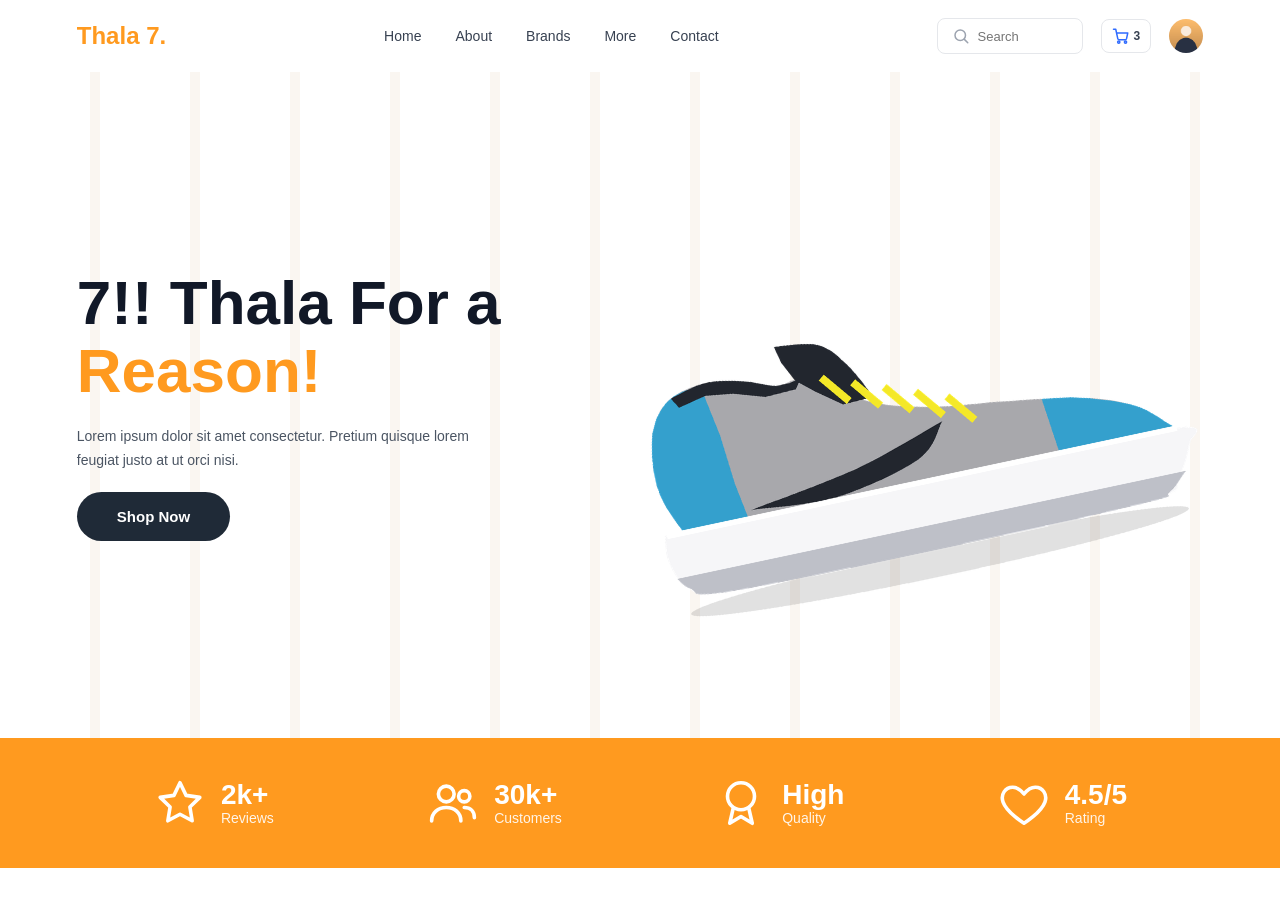
<file: index.html>
<!DOCTYPE html>
<html lang="en">
<head>
    <meta charset="UTF-8">
    <meta name="viewport" content="width=device-width, initial-scale=1.0">
    <title>Thala 7 - Sneaker Store</title>
    <link rel="stylesheet" href="style.css">
</head>
<body>

    <!-- Header -->
    <div class="header">
        <a href="index.html" class="logo">Thala 7.</a>

        <ul class="menu">
            <li><a href="index.html">Home</a></li>
            <li><a href="#">About</a></li>
            <li><a href="product.html">Brands</a></li>
            <li><a href="#">More</a></li>
            <li><a href="#">Contact</a></li>
        </ul>

        <div class="header-right">
            <div class="search-box">
                <svg class="icon" viewBox="0 0 24 24" fill="none" stroke="currentColor" stroke-width="2" stroke-linecap="round" stroke-linejoin="round"><circle cx="11" cy="11" r="7"/><line x1="21" y1="21" x2="16.5" y2="16.5"/></svg>
                <input type="text" placeholder="Search">
            </div>
            <a href="cart.html" class="cart-icon">
                <svg class="icon" viewBox="0 0 24 24" fill="none" stroke="currentColor" stroke-width="2" stroke-linecap="round" stroke-linejoin="round"><circle cx="9" cy="20" r="1.5"/><circle cx="18" cy="20" r="1.5"/><path d="M2 3h3l2.7 12.4a2 2 0 0 0 2 1.6h7.7a2 2 0 0 0 2-1.5L21 8H6"/></svg>
                <span class="cart-count">3</span>
            </a>
            <img class="avatar" src="images/avatar.png" alt="Profile picture">
        </div>
    </div>

    <!-- Hero Section -->
    <div class="hero">
        <div class="hero-left">
            <h1>7!! Thala For a <span class="orange">Reason!</span></h1>
            <p>Lorem ipsum dolor sit amet consectetur. Pretium quisque lorem feugiat justo at ut orci nisi.</p>
            <a href="product.html" class="dark-btn">Shop Now</a>
        </div>
        <div class="hero-right">
            <img src="images/shoe-1.png" alt="Grey and blue running sneaker">
        </div>
    </div>

    <!-- Service Overview Section (outside the main div, full width) -->
    <div class="services">
            <div class="service">
                <svg class="service-icon" viewBox="0 0 24 24" fill="none" stroke="currentColor" stroke-width="1.6" stroke-linecap="round" stroke-linejoin="round"><path d="M12 3l2.7 5.6 6.1.9-4.4 4.3 1 6.1L12 17l-5.4 2.9 1-6.1L3.2 9.5l6.1-.9z"/></svg>
                <div class="service-text"><strong>2k+</strong><span>Reviews</span></div>
            </div>
            <div class="service">
                <svg class="service-icon" viewBox="0 0 24 24" fill="none" stroke="currentColor" stroke-width="1.6" stroke-linecap="round" stroke-linejoin="round"><circle cx="9" cy="8" r="3.5"/><path d="M2.5 20c0-3.6 2.9-6 6.5-6s6.5 2.4 6.5 6"/><circle cx="17" cy="9" r="2.5"/><path d="M17 14c2.8 0 4.5 1.8 4.5 4.5"/></svg>
                <div class="service-text"><strong>30k+</strong><span>Customers</span></div>
            </div>
            <div class="service">
                <svg class="service-icon" viewBox="0 0 24 24" fill="none" stroke="currentColor" stroke-width="1.6" stroke-linecap="round" stroke-linejoin="round"><circle cx="12" cy="9" r="6"/><path d="M8.5 14.5L7 21l5-3 5 3-1.5-6.5"/></svg>
                <div class="service-text"><strong>High</strong><span>Quality</span></div>
            </div>
            <div class="service">
                <svg class="service-icon" viewBox="0 0 24 24" fill="none" stroke="currentColor" stroke-width="1.6" stroke-linecap="round" stroke-linejoin="round"><path d="M12 21s-7.5-4.6-9.3-9.4C1.5 8.3 3.6 5 7 5c2 0 3.5 1.1 5 3 1.5-1.9 3-3 5-3 3.4 0 5.5 3.3 4.3 6.6C19.5 16.4 12 21 12 21z"/></svg>
                <div class="service-text"><strong>4.5/5</strong><span>Rating</span></div>
            </div>
    </div>

</body>
</html>
</file>
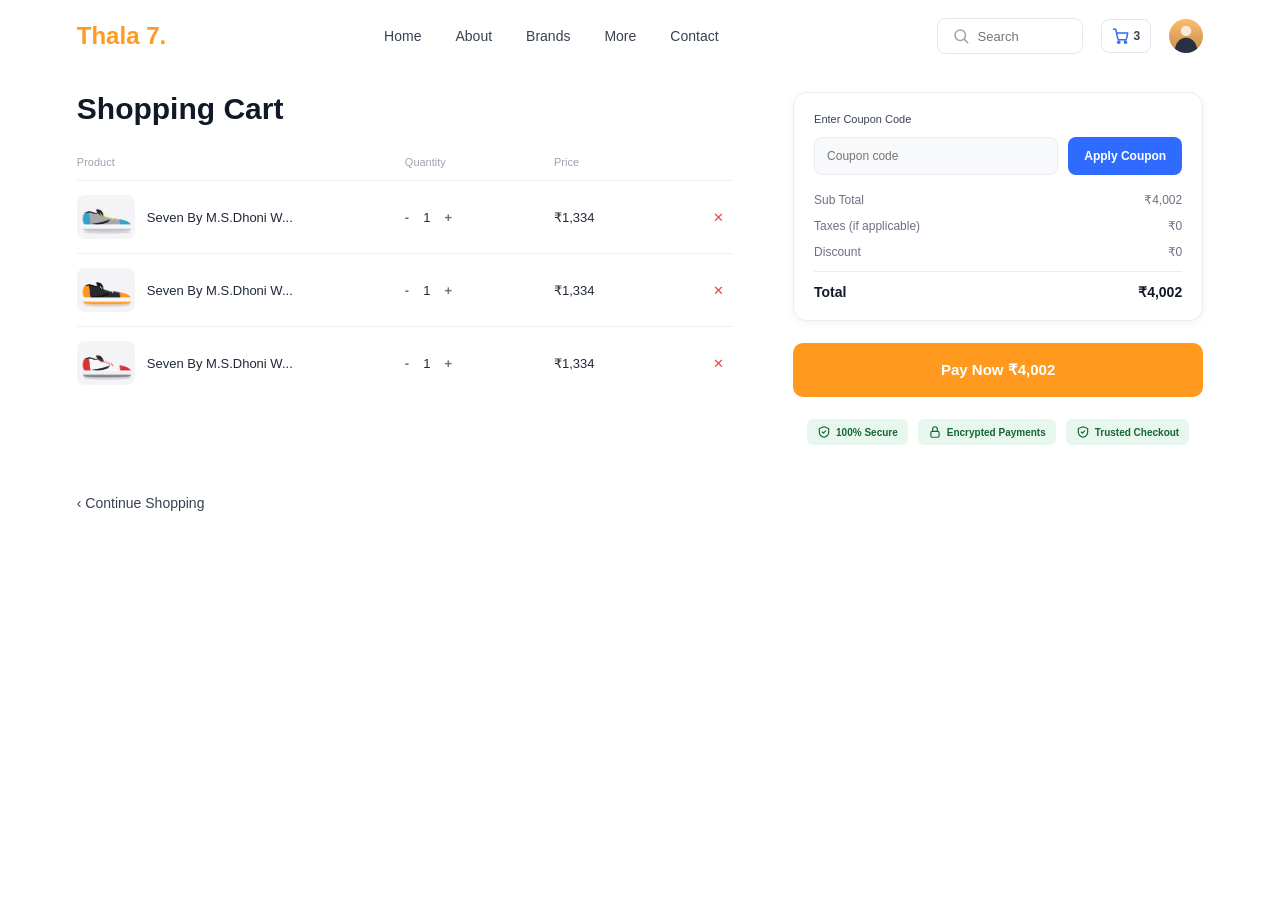
<file: cart.html>
<!DOCTYPE html>
<html lang="en">
<head>
    <meta charset="UTF-8">
    <meta name="viewport" content="width=device-width, initial-scale=1.0">
    <title>Shopping Cart - Thala 7</title>
    <link rel="stylesheet" href="style.css">
</head>
<body>

    <!-- Header -->
    <div class="header">
        <a href="index.html" class="logo">Thala 7.</a>

        <ul class="menu">
            <li><a href="index.html">Home</a></li>
            <li><a href="#">About</a></li>
            <li><a href="product.html">Brands</a></li>
            <li><a href="#">More</a></li>
            <li><a href="#">Contact</a></li>
        </ul>

        <div class="header-right">
            <div class="search-box">
                <svg class="icon" viewBox="0 0 24 24" fill="none" stroke="currentColor" stroke-width="2" stroke-linecap="round" stroke-linejoin="round"><circle cx="11" cy="11" r="7"/><line x1="21" y1="21" x2="16.5" y2="16.5"/></svg>
                <input type="text" placeholder="Search">
            </div>
            <a href="cart.html" class="cart-icon">
                <svg class="icon" viewBox="0 0 24 24" fill="none" stroke="currentColor" stroke-width="2" stroke-linecap="round" stroke-linejoin="round"><circle cx="9" cy="20" r="1.5"/><circle cx="18" cy="20" r="1.5"/><path d="M2 3h3l2.7 12.4a2 2 0 0 0 2 1.6h7.7a2 2 0 0 0 2-1.5L21 8H6"/></svg>
                <span class="cart-count">3</span>
            </a>
            <img class="avatar" src="images/avatar.png" alt="Profile picture">
        </div>
    </div>

    <div class="cart">
        <!-- Left container -->
        <div class="cart-left">
            <h1>Shopping Cart</h1>

            <div class="cart-table">
                <div class="cart-head">
                    <span class="c-product">Product</span>
                    <span class="c-qty">Quantity</span>
                    <span class="c-price">Price</span>
                    <span class="c-x"></span>
                </div>
                <div class="cart-row">
                    <div class="cart-product"><img src="images/shoe-1.png" alt=""><span>Seven By M.S.Dhoni W...</span></div>
                    <div class="cart-qty"><span class="qty-btn">-</span><span>1</span><span class="qty-btn">+</span></div>
                    <div class="cart-price">&#8377;1,334</div>
                    <a href="#" class="remove" aria-label="Remove item">&#10005;</a>
                </div>
                <div class="cart-row">
                    <div class="cart-product"><img src="images/shoe-3.png" alt=""><span>Seven By M.S.Dhoni W...</span></div>
                    <div class="cart-qty"><span class="qty-btn">-</span><span>1</span><span class="qty-btn">+</span></div>
                    <div class="cart-price">&#8377;1,334</div>
                    <a href="#" class="remove" aria-label="Remove item">&#10005;</a>
                </div>
                <div class="cart-row">
                    <div class="cart-product"><img src="images/shoe-4.png" alt=""><span>Seven By M.S.Dhoni W...</span></div>
                    <div class="cart-qty"><span class="qty-btn">-</span><span>1</span><span class="qty-btn">+</span></div>
                    <div class="cart-price">&#8377;1,334</div>
                    <a href="#" class="remove" aria-label="Remove item">&#10005;</a>
                </div>
            </div>
        </div>

        <!-- Right container -->
        <div class="cart-right">

            <div class="summary-card">
                <label class="small-label" for="coupon-cart">Enter Coupon Code</label>
                <div class="coupon-row">
                    <input type="text" id="coupon-cart" class="coupon-input" placeholder="Coupon code">
                    <button type="button" class="apply-btn">Apply Coupon</button>
                </div>

                <div class="sum-row"><span>Sub Total</span><span>&#8377;4,002</span></div>
                <div class="sum-row"><span>Taxes (if applicable)</span><span>&#8377;0</span></div>
                <div class="sum-row"><span>Discount</span><span>&#8377;0</span></div>
                <div class="sum-row total"><span>Total</span><span>&#8377;4,002</span></div>
            </div>

            <a href="payment.html" class="orange-btn wide">Pay Now &#8377;4,002</a>

            <div class="badges">
                <span class="badge"><svg class="icon" viewBox="0 0 24 24" fill="none" stroke="currentColor" stroke-width="2" stroke-linecap="round" stroke-linejoin="round"><path d="M12 3l8 3v6c0 5-3.5 8-8 9-4.5-1-8-4-8-9V6z"/><path d="M9 12l2 2 4-4"/></svg> 100% Secure</span>
                <span class="badge"><svg class="icon" viewBox="0 0 24 24" fill="none" stroke="currentColor" stroke-width="2" stroke-linecap="round" stroke-linejoin="round"><rect x="5" y="11" width="14" height="10" rx="2"/><path d="M8 11V7a4 4 0 0 1 8 0v4"/></svg> Encrypted Payments</span>
                <span class="badge"><svg class="icon" viewBox="0 0 24 24" fill="none" stroke="currentColor" stroke-width="2" stroke-linecap="round" stroke-linejoin="round"><path d="M12 3l8 3v6c0 5-3.5 8-8 9-4.5-1-8-4-8-9V6z"/><path d="M9 12l2 2 4-4"/></svg> Trusted Checkout</span>
            </div>
        </div>
    </div>

    <!-- Bottom container -->
    <div class="bottom-container">
        <a href="product.html" class="continue-link">&lsaquo; Continue Shopping</a>
    </div>

</body>
</html>
</file>
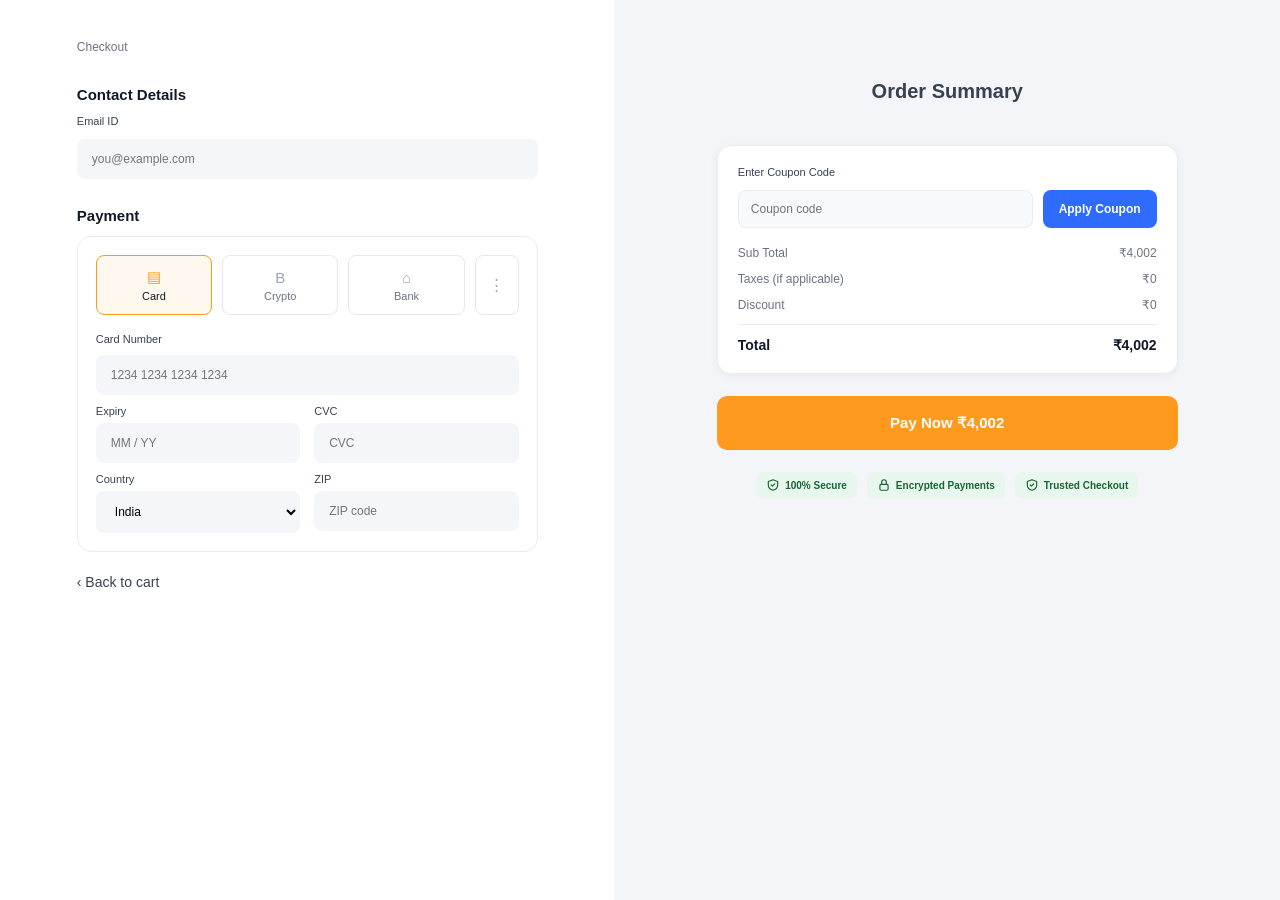
<file: payment.html>
<!DOCTYPE html>
<html lang="en">
<head>
    <meta charset="UTF-8">
    <meta name="viewport" content="width=device-width, initial-scale=1.0">
    <title>Checkout - Thala 7</title>
    <link rel="stylesheet" href="style.css">
</head>
<body>

    <div class="checkout">
        <!-- Left container -->
        <div class="pay-left">
            <p class="checkout-title">Checkout</p>

            <h3>Contact Details</h3>
            <label class="small-label" for="email">Email ID</label>
            <input type="email" id="email" class="field" placeholder="you@example.com">

            <h3 class="payment-heading">Payment</h3>
            <div class="payment-card">
                <div class="methods">
                    <input type="radio" name="method" id="m-card" checked>
                    <label for="m-card" class="method"><span class="m-icon">&#9636;</span>Card</label>

                    <input type="radio" name="method" id="m-crypto">
                    <label for="m-crypto" class="method"><span class="m-icon">B</span>Crypto</label>

                    <input type="radio" name="method" id="m-bank">
                    <label for="m-bank" class="method"><span class="m-icon">&#8962;</span>Bank</label>

                    <input type="radio" name="method" id="m-more">
                    <label for="m-more" class="method more"><span class="m-icon">&#8942;</span></label>
                </div>

                <label class="small-label" for="card-number">Card Number</label>
                <input type="text" id="card-number" class="field" placeholder="1234 1234 1234 1234" inputmode="numeric">

                <div class="two-cols">
                    <div class="col">
                        <label class="small-label" for="expiry">Expiry</label>
                        <input type="text" id="expiry" class="field" placeholder="MM / YY">
                    </div>
                    <div class="col">
                        <label class="small-label" for="cvv">CVC</label>
                        <input type="text" id="cvv" class="field" placeholder="CVC" inputmode="numeric">
                    </div>
                </div>

                <div class="two-cols">
                    <div class="col">
                        <label class="small-label" for="country">Country</label>
                        <select id="country" class="field">
                            <option>India</option>
                            <option>United States</option>
                            <option>United Kingdom</option>
                            <option>Australia</option>
                        </select>
                    </div>
                    <div class="col">
                        <label class="small-label" for="zip">ZIP</label>
                        <input type="text" id="zip" class="field" placeholder="ZIP code">
                    </div>
                </div>
            </div>

            <a href="cart.html" class="continue-link back-link">&lsaquo; Back to cart</a>
        </div>

        <!-- Right container -->
        <div class="pay-right">
            <h2 class="order-heading">Order Summary</h2>

            <div class="summary-card">
                <label class="small-label" for="coupon-pay">Enter Coupon Code</label>
                <div class="coupon-row">
                    <input type="text" id="coupon-pay" class="coupon-input" placeholder="Coupon code">
                    <button type="button" class="apply-btn">Apply Coupon</button>
                </div>

                <div class="sum-row"><span>Sub Total</span><span>&#8377;4,002</span></div>
                <div class="sum-row"><span>Taxes (if applicable)</span><span>&#8377;0</span></div>
                <div class="sum-row"><span>Discount</span><span>&#8377;0</span></div>
                <div class="sum-row total"><span>Total</span><span>&#8377;4,002</span></div>
            </div>

            <button type="button" class="orange-btn wide">Pay Now &#8377;4,002</button>

            <div class="badges">
                <span class="badge"><svg class="icon" viewBox="0 0 24 24" fill="none" stroke="currentColor" stroke-width="2" stroke-linecap="round" stroke-linejoin="round"><path d="M12 3l8 3v6c0 5-3.5 8-8 9-4.5-1-8-4-8-9V6z"/><path d="M9 12l2 2 4-4"/></svg> 100% Secure</span>
                <span class="badge"><svg class="icon" viewBox="0 0 24 24" fill="none" stroke="currentColor" stroke-width="2" stroke-linecap="round" stroke-linejoin="round"><rect x="5" y="11" width="14" height="10" rx="2"/><path d="M8 11V7a4 4 0 0 1 8 0v4"/></svg> Encrypted Payments</span>
                <span class="badge"><svg class="icon" viewBox="0 0 24 24" fill="none" stroke="currentColor" stroke-width="2" stroke-linecap="round" stroke-linejoin="round"><path d="M12 3l8 3v6c0 5-3.5 8-8 9-4.5-1-8-4-8-9V6z"/><path d="M9 12l2 2 4-4"/></svg> Trusted Checkout</span>
            </div>
        </div>
    </div>

</body>
</html>
</file>
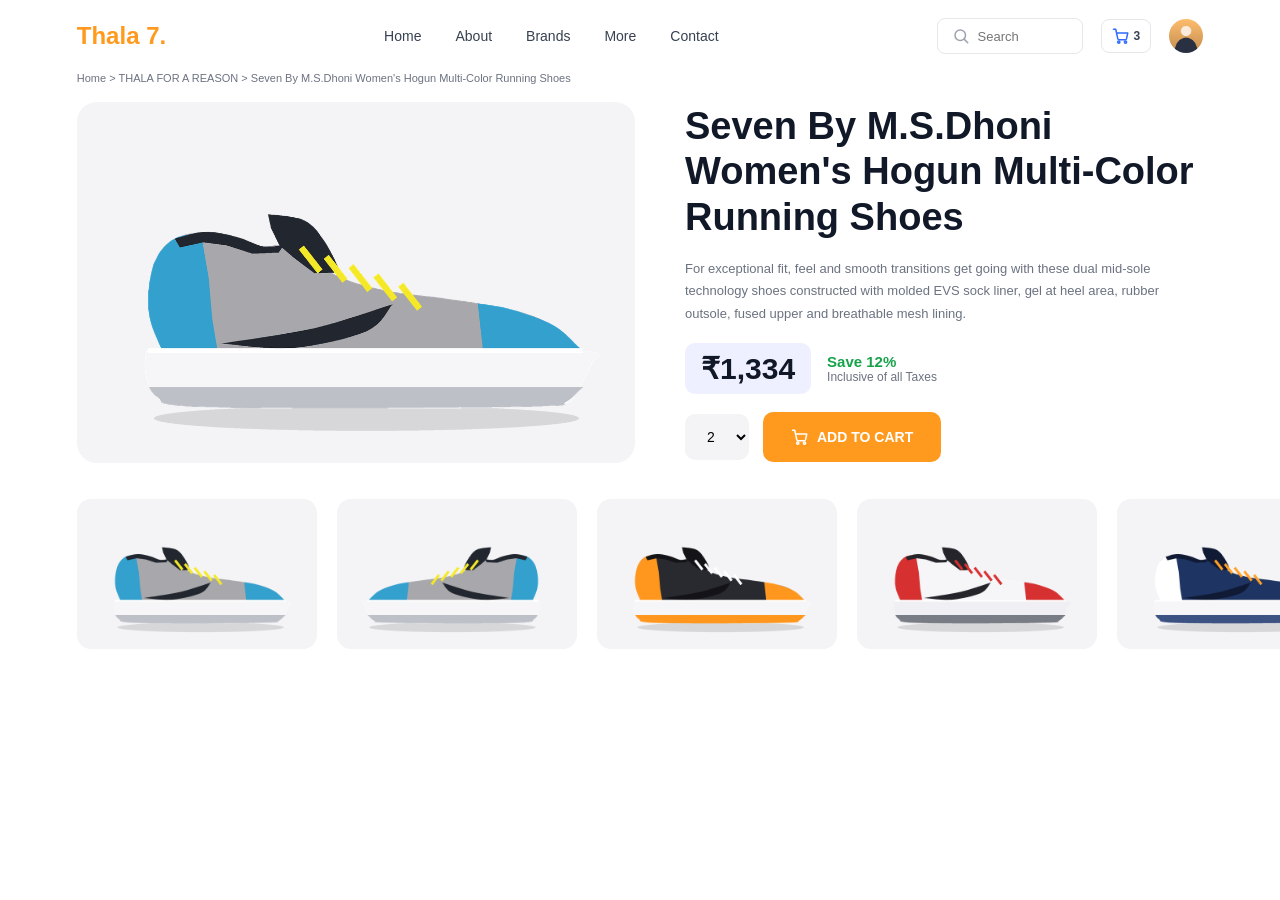
<file: product.html>
<!DOCTYPE html>
<html lang="en">
<head>
    <meta charset="UTF-8">
    <meta name="viewport" content="width=device-width, initial-scale=1.0">
    <title>Seven By M.S.Dhoni - Thala 7</title>
    <link rel="stylesheet" href="style.css">
</head>
<body>

    <!-- Header -->
    <div class="header">
        <a href="index.html" class="logo">Thala 7.</a>

        <ul class="menu">
            <li><a href="index.html">Home</a></li>
            <li><a href="#">About</a></li>
            <li><a href="product.html">Brands</a></li>
            <li><a href="#">More</a></li>
            <li><a href="#">Contact</a></li>
        </ul>

        <div class="header-right">
            <div class="search-box">
                <svg class="icon" viewBox="0 0 24 24" fill="none" stroke="currentColor" stroke-width="2" stroke-linecap="round" stroke-linejoin="round"><circle cx="11" cy="11" r="7"/><line x1="21" y1="21" x2="16.5" y2="16.5"/></svg>
                <input type="text" placeholder="Search">
            </div>
            <a href="cart.html" class="cart-icon">
                <svg class="icon" viewBox="0 0 24 24" fill="none" stroke="currentColor" stroke-width="2" stroke-linecap="round" stroke-linejoin="round"><circle cx="9" cy="20" r="1.5"/><circle cx="18" cy="20" r="1.5"/><path d="M2 3h3l2.7 12.4a2 2 0 0 0 2 1.6h7.7a2 2 0 0 0 2-1.5L21 8H6"/></svg>
                <span class="cart-count">3</span>
            </a>
            <img class="avatar" src="images/avatar.png" alt="Profile picture">
        </div>
    </div>

    <p class="breadcrumb">Home &gt; THALA FOR A REASON &gt; Seven By M.S.Dhoni Women's Hogun Multi-Color Running Shoes</p>

    <!-- Main Display Section -->
    <div class="product">
        <div class="product-image">
            <img src="images/shoe-1.png" alt="Seven By M.S.Dhoni running shoe">
        </div>

        <div class="product-info">
            <h1>Seven By M.S.Dhoni Women's Hogun Multi-Color Running Shoes</h1>
            <p class="desc">For exceptional fit, feel and smooth transitions get going with these dual mid-sole technology shoes constructed with molded EVS sock liner, gel at heel area, rubber outsole, fused upper and breathable mesh lining.</p>

            <div class="price-row">
                <span class="price">&#8377;1,334</span>
                <div class="sale">
                    <strong>Save 12%</strong>
                    <span>Inclusive of all Taxes</span>
                </div>
            </div>

            <div class="buy-row">
                <select class="qty" aria-label="Quantity">
                    <option>1</option>
                    <option selected>2</option>
                    <option>3</option>
                    <option>4</option>
                </select>
                <a href="cart.html" class="orange-btn"><svg class="icon" viewBox="0 0 24 24" fill="none" stroke="currentColor" stroke-width="2" stroke-linecap="round" stroke-linejoin="round"><circle cx="9" cy="20" r="1.5"/><circle cx="18" cy="20" r="1.5"/><path d="M2 3h3l2.7 12.4a2 2 0 0 0 2 1.6h7.7a2 2 0 0 0 2-1.5L21 8H6"/></svg> ADD TO CART</a>
            </div>
        </div>
    </div>

    <!-- Bottom Gallery Section (scrolling container) -->
    <div class="gallery">
            <div class="thumb"><img src="images/shoe-1.png" alt="Sneaker view 1"></div>
            <div class="thumb"><img src="images/shoe-2.png" alt="Sneaker view 2"></div>
            <div class="thumb"><img src="images/shoe-3.png" alt="Sneaker view 3"></div>
            <div class="thumb"><img src="images/shoe-4.png" alt="Sneaker view 4"></div>
            <div class="thumb"><img src="images/shoe-5.png" alt="Sneaker view 5"></div>
    </div>

</body>
</html>
</file>
<file: style.css>
/* Thala 7 - Sneaker Store (Flexbox, plain CSS, no Bootstrap) */

* {
    box-sizing: border-box;
    margin: 0;
    padding: 0;
}

body {
    font-family: "Poppins", "Segoe UI", Arial, sans-serif;
    color: #1f2937;
    background-color: #ffffff;
}

a {
    color: inherit;
    text-decoration: none;
}

ul {
    list-style: none;
}

.orange {
    color: #ff9a1f;
}

.icon {
    width: 18px;
    height: 18px;
}

/* ================= HEADER ================= */
.header {
    display: flex;
    flex-direction: row;
    justify-content: space-between;
    align-items: center;
    padding: 18px 6%;
    background-color: #ffffff;
}

.logo {
    font-size: 24px;
    font-weight: 800;
    color: #ff9a1f;
}

.menu {
    display: flex;
    flex-direction: row;
    gap: 34px;
}

.menu a {
    font-size: 14px;
    color: #374151;
}

.menu a:hover {
    color: #ff9a1f;
}

.header-right {
    display: flex;
    flex-direction: row;
    align-items: center;
    gap: 18px;
}

.search-box {
    display: flex;
    flex-direction: row;
    align-items: center;
    gap: 8px;
    padding: 8px 14px;
    color: #9ca3af;
    border: 1px solid #e5e7eb;
    border-radius: 8px;
}

.search-box input {
    width: 90px;
    border: none;
    outline: none;
    font-family: inherit;
    font-size: 13px;
    background: transparent;
}

.cart-icon {
    display: flex;
    flex-direction: row;
    align-items: center;
    gap: 4px;
    padding: 7px 10px;
    color: #2f6bff;
    border: 1px solid #e5e7eb;
    border-radius: 8px;
}

.cart-count {
    font-size: 12px;
    font-weight: 600;
    color: #374151;
}

.avatar {
    width: 34px;
    height: 34px;
    object-fit: cover;
    border-radius: 50%;
}

/* ================= LANDING PAGE ================= */
.hero {
    display: flex;
    flex-direction: row;
    justify-content: space-between;
    align-items: center;
    min-height: 74vh;
    padding: 20px 6%;
    background: repeating-linear-gradient(90deg, #ffffff 0, #ffffff 90px, #faf6f1 90px, #faf6f1 100px);
}

.hero-left {
    display: flex;
    flex-direction: column;
    align-items: flex-start;
    gap: 20px;
    width: 45%;
}

.hero-left h1 {
    font-size: 62px;
    line-height: 1.1;
    font-weight: 800;
    color: #111827;
}

.hero-left p {
    width: 80%;
    font-size: 14px;
    line-height: 1.7;
    color: #4b5563;
}

.dark-btn {
    padding: 16px 40px;
    font-size: 15px;
    font-weight: 600;
    color: #ffffff;
    background-color: #1f2a37;
    border-radius: 30px;
}

.dark-btn:hover {
    background-color: #000000;
}

.hero-right {
    display: flex;
    justify-content: center;
    align-items: center;
    width: 55%;
}

.hero-right img {
    width: 100%;
    max-width: 700px;
    transform: rotate(-12deg);
}

/* Service overview: full width orange band */
.services {
    display: flex;
    flex-direction: row;
    justify-content: space-around;
    align-items: center;
    width: 100%;
    min-height: 130px;
    padding: 24px 6%;
    color: #ffffff;
    background-color: #ff9a1f;
}

.service {
    display: flex;
    flex-direction: row;
    align-items: center;
    gap: 14px;
}

.service-icon {
    width: 54px;
    height: 54px;
}

.service-text {
    display: flex;
    flex-direction: column;
}

.service-text strong {
    font-size: 28px;
    line-height: 1.1;
}

.service-text span {
    font-size: 14px;
    opacity: 0.9;
}

/* ================= PRODUCT PAGE ================= */
.breadcrumb {
    padding: 0 6% 18px 6%;
    font-size: 11px;
    color: #6b7280;
}

.product {
    display: flex;
    flex-direction: row;
    gap: 50px;
    padding: 0 6%;
}

.product-image {
    display: flex;
    justify-content: center;
    align-items: center;
    flex: 1;
    padding: 20px;
    background-color: #f4f4f6;
    border-radius: 20px;
}

.product-image img {
    width: 100%;
    max-width: 560px;
}

.product-info {
    display: flex;
    flex-direction: column;
    justify-content: center;
    gap: 18px;
    flex: 1;
}

.product-info h1 {
    font-size: 38px;
    line-height: 1.2;
    font-weight: 800;
    color: #111827;
}

.desc {
    font-size: 13px;
    line-height: 1.7;
    color: #6b7280;
}

.price-row {
    display: flex;
    flex-direction: row;
    align-items: center;
    gap: 16px;
}

.price {
    padding: 8px 16px;
    font-size: 30px;
    font-weight: 700;
    color: #111827;
    background-color: #eef0ff;
    border-radius: 10px;
}

.sale {
    display: flex;
    flex-direction: column;
}

.sale strong {
    font-size: 15px;
    color: #16a34a;
}

.sale span {
    font-size: 12px;
    color: #6b7280;
}

.buy-row {
    display: flex;
    flex-direction: row;
    align-items: center;
    gap: 14px;
}

.qty {
    padding: 14px 18px;
    font-family: inherit;
    font-size: 14px;
    background-color: #f4f4f6;
    border: none;
    border-radius: 10px;
}

.orange-btn {
    display: flex;
    flex-direction: row;
    justify-content: center;
    align-items: center;
    gap: 8px;
    padding: 16px 28px;
    font-family: inherit;
    font-size: 14px;
    font-weight: 700;
    color: #ffffff;
    background-color: #ff9a1f;
    border: none;
    border-radius: 10px;
    cursor: pointer;
}

.orange-btn:hover {
    background-color: #f08700;
}

.orange-btn.wide {
    width: 100%;
    padding: 18px;
    font-size: 15px;
}

/* Gallery: horizontally scrolling container */
.gallery {
    display: flex;
    flex-direction: row;
    gap: 20px;
    margin: 36px 0 40px 0;
    padding: 0 6% 14px 6%;
    overflow-x: auto;
}

.thumb {
    display: flex;
    justify-content: center;
    align-items: center;
    flex: 0 0 240px;
    height: 150px;
    padding: 12px;
    background-color: #f4f4f6;
    border-radius: 14px;
}

.thumb img {
    width: 100%;
    max-height: 100%;
    object-fit: contain;
}

/* ================= CART PAGE ================= */
.cart {
    display: flex;
    flex-direction: row;
    gap: 60px;
    padding: 20px 6% 0 6%;
}

.cart-left {
    flex: 1.6;
}

.cart-left h1 {
    margin-bottom: 30px;
    font-size: 30px;
    font-weight: 800;
    color: #111827;
}

.cart-head,
.cart-row {
    display: flex;
    flex-direction: row;
    align-items: center;
}

.cart-head {
    padding-bottom: 12px;
    font-size: 11px;
    color: #9ca3af;
}

.cart-row {
    padding: 14px 0;
    font-size: 13px;
    border-top: 1px solid #f1f1f4;
}

.c-product,
.cart-product {
    flex: 2.2;
}

.c-qty,
.cart-qty {
    flex: 1;
}

.c-price,
.cart-price {
    flex: 1;
}

.c-x,
.remove {
    flex: 0 0 30px;
    text-align: center;
}

.cart-product {
    display: flex;
    flex-direction: row;
    align-items: center;
    gap: 12px;
}

.cart-product img {
    width: 58px;
    height: 44px;
    object-fit: contain;
    background-color: #f4f4f6;
    border-radius: 8px;
}

.cart-qty {
    display: flex;
    flex-direction: row;
    align-items: center;
    gap: 14px;
}

.qty-btn {
    color: #6b7280;
    font-weight: 700;
}

.remove {
    color: #ef4444;
    font-size: 13px;
}

.cart-right {
    display: flex;
    flex-direction: column;
    gap: 22px;
    flex: 1;
}

.summary-card {
    display: flex;
    flex-direction: column;
    gap: 12px;
    padding: 20px;
    background-color: #ffffff;
    border: 1px solid #ececf0;
    border-radius: 14px;
    box-shadow: 0 2px 10px rgba(17, 24, 39, 0.05);
}

.small-label {
    font-size: 11px;
    font-weight: 500;
    color: #374151;
}

.coupon-row {
    display: flex;
    flex-direction: row;
    gap: 10px;
    margin-bottom: 6px;
}

.coupon-input {
    flex: 1;
    min-width: 0;
    padding: 11px 12px;
    font-family: inherit;
    font-size: 12px;
    background-color: #f8f9fb;
    border: 1px solid #ececf0;
    border-radius: 8px;
    outline: none;
}

.apply-btn {
    padding: 11px 16px;
    font-family: inherit;
    font-size: 12px;
    font-weight: 600;
    color: #ffffff;
    background-color: #2f6bff;
    border: none;
    border-radius: 8px;
    cursor: pointer;
}

.sum-row {
    display: flex;
    flex-direction: row;
    justify-content: space-between;
    font-size: 12px;
    color: #6b7280;
}

.sum-row.total {
    padding-top: 12px;
    font-size: 14px;
    font-weight: 700;
    color: #111827;
    border-top: 1px solid #ececf0;
}

.badges {
    display: flex;
    flex-direction: row;
    justify-content: center;
    flex-wrap: wrap;
    gap: 10px;
}

.badge {
    display: flex;
    flex-direction: row;
    align-items: center;
    gap: 5px;
    padding: 6px 10px;
    font-size: 10px;
    font-weight: 600;
    color: #166534;
    background-color: #e8f7ee;
    border-radius: 6px;
}

.badge .icon {
    width: 14px;
    height: 14px;
}

.bottom-container {
    display: flex;
    flex-direction: row;
    justify-content: flex-start;
    align-items: center;
    padding: 50px 6% 50px 6%;
}

.continue-link {
    font-size: 14px;
    color: #374151;
}

.continue-link:hover {
    color: #ff9a1f;
}

/* ================= PAYMENT PAGE ================= */
.checkout {
    display: flex;
    flex-direction: row;
    min-height: 100vh;
}

.pay-left {
    display: flex;
    flex-direction: column;
    gap: 12px;
    flex: 1;
    padding: 40px 6%;
}

.checkout-title {
    margin-bottom: 20px;
    font-size: 12px;
    color: #6b7280;
}

.pay-left h3 {
    font-size: 15px;
    font-weight: 700;
    color: #111827;
}

.payment-heading {
    margin-top: 16px;
}

.field {
    width: 100%;
    padding: 12px 14px;
    font-family: inherit;
    font-size: 12px;
    background-color: #f4f6f9;
    border: 1px solid transparent;
    border-radius: 8px;
    outline: none;
}

.field:focus {
    border-color: #ff9a1f;
    background-color: #ffffff;
}

.payment-card {
    display: flex;
    flex-direction: column;
    gap: 10px;
    padding: 18px;
    border: 1px solid #ececf0;
    border-radius: 14px;
}

/* Payment method options (pure CSS radio buttons) */
.methods {
    display: flex;
    flex-direction: row;
    gap: 10px;
    margin-bottom: 8px;
}

.methods input {
    display: none;
}

.method {
    display: flex;
    flex-direction: column;
    justify-content: center;
    align-items: center;
    gap: 4px;
    flex: 1;
    padding: 12px 6px;
    font-size: 11px;
    color: #6b7280;
    border: 1px solid #e5e7eb;
    border-radius: 8px;
    cursor: pointer;
}

.method.more {
    flex: 0 0 44px;
}

.m-icon {
    font-size: 15px;
    color: #9ca3af;
}

.methods input:checked + .method {
    color: #111827;
    border-color: #ff9a1f;
    background-color: #fff8ee;
}

.methods input:checked + .method .m-icon {
    color: #ff9a1f;
}

.two-cols {
    display: flex;
    flex-direction: row;
    gap: 14px;
}

.col {
    display: flex;
    flex-direction: column;
    gap: 6px;
    flex: 1;
}

.back-link {
    margin-top: 10px;
}

.pay-right {
    display: flex;
    flex-direction: column;
    justify-content: flex-start;
    gap: 22px;
    flex: 1;
    padding: 80px 8% 40px 8%;
    background-color: #f3f5f8;
}

.order-heading {
    margin-bottom: 20px;
    font-size: 20px;
    font-weight: 700;
    text-align: center;
    color: #374151;
}

/* ================= RESPONSIVE ================= */
@media (max-width: 992px) {
    .menu {
        gap: 18px;
    }

    .hero-left h1 {
        font-size: 44px;
    }

    .product-info h1 {
        font-size: 28px;
    }

    .cart {
        gap: 30px;
    }
}

@media (max-width: 768px) {
    .header {
        flex-wrap: wrap;
        gap: 14px;
    }

    .menu {
        order: 3;
        width: 100%;
        justify-content: space-between;
    }

    .search-box {
        display: none;
    }

    .hero,
    .product,
    .cart,
    .checkout {
        flex-direction: column;
    }

    .hero-left,
    .hero-right {
        width: 100%;
    }

    .hero-left h1 {
        font-size: 38px;
    }

    .hero-left p {
        width: 100%;
    }

    .services {
        flex-wrap: wrap;
        gap: 24px;
        justify-content: flex-start;
    }

    .service {
        width: 45%;
    }

    .pay-right {
        padding: 40px 6%;
    }
}
</file>
